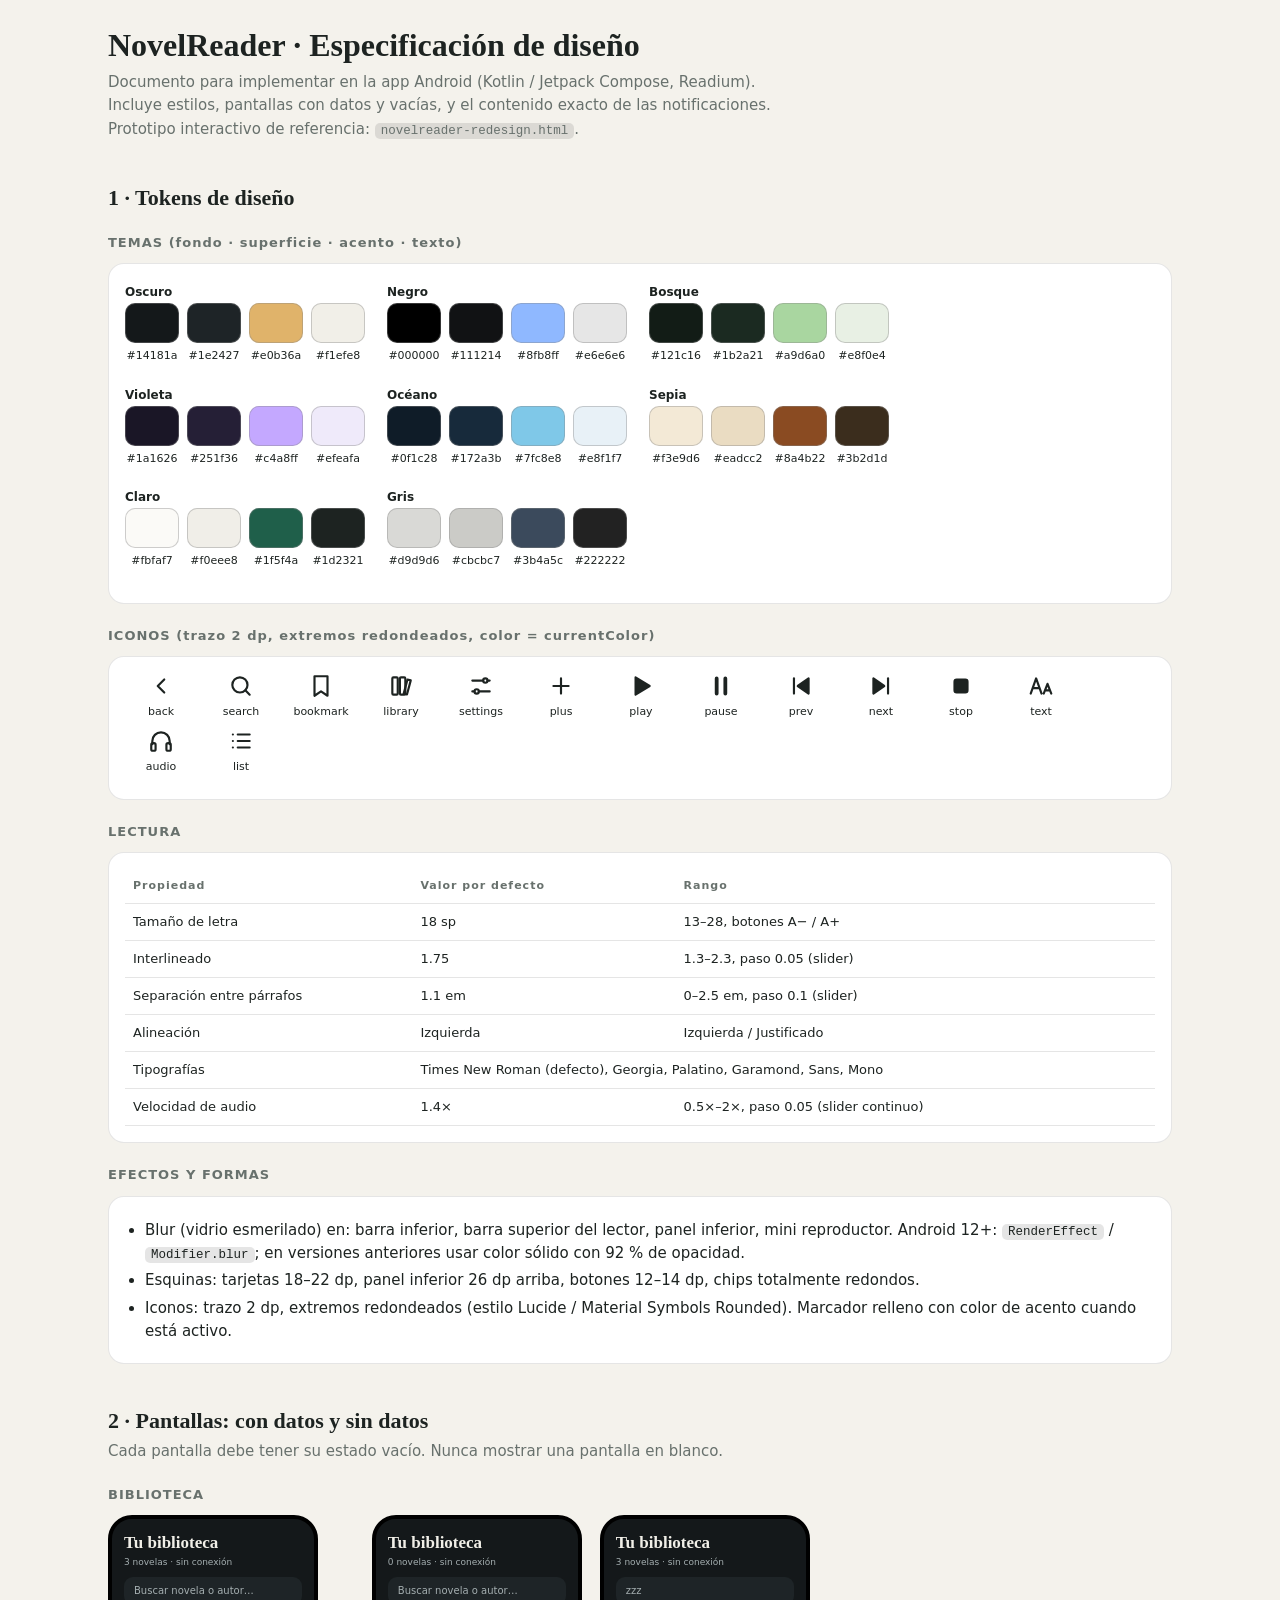
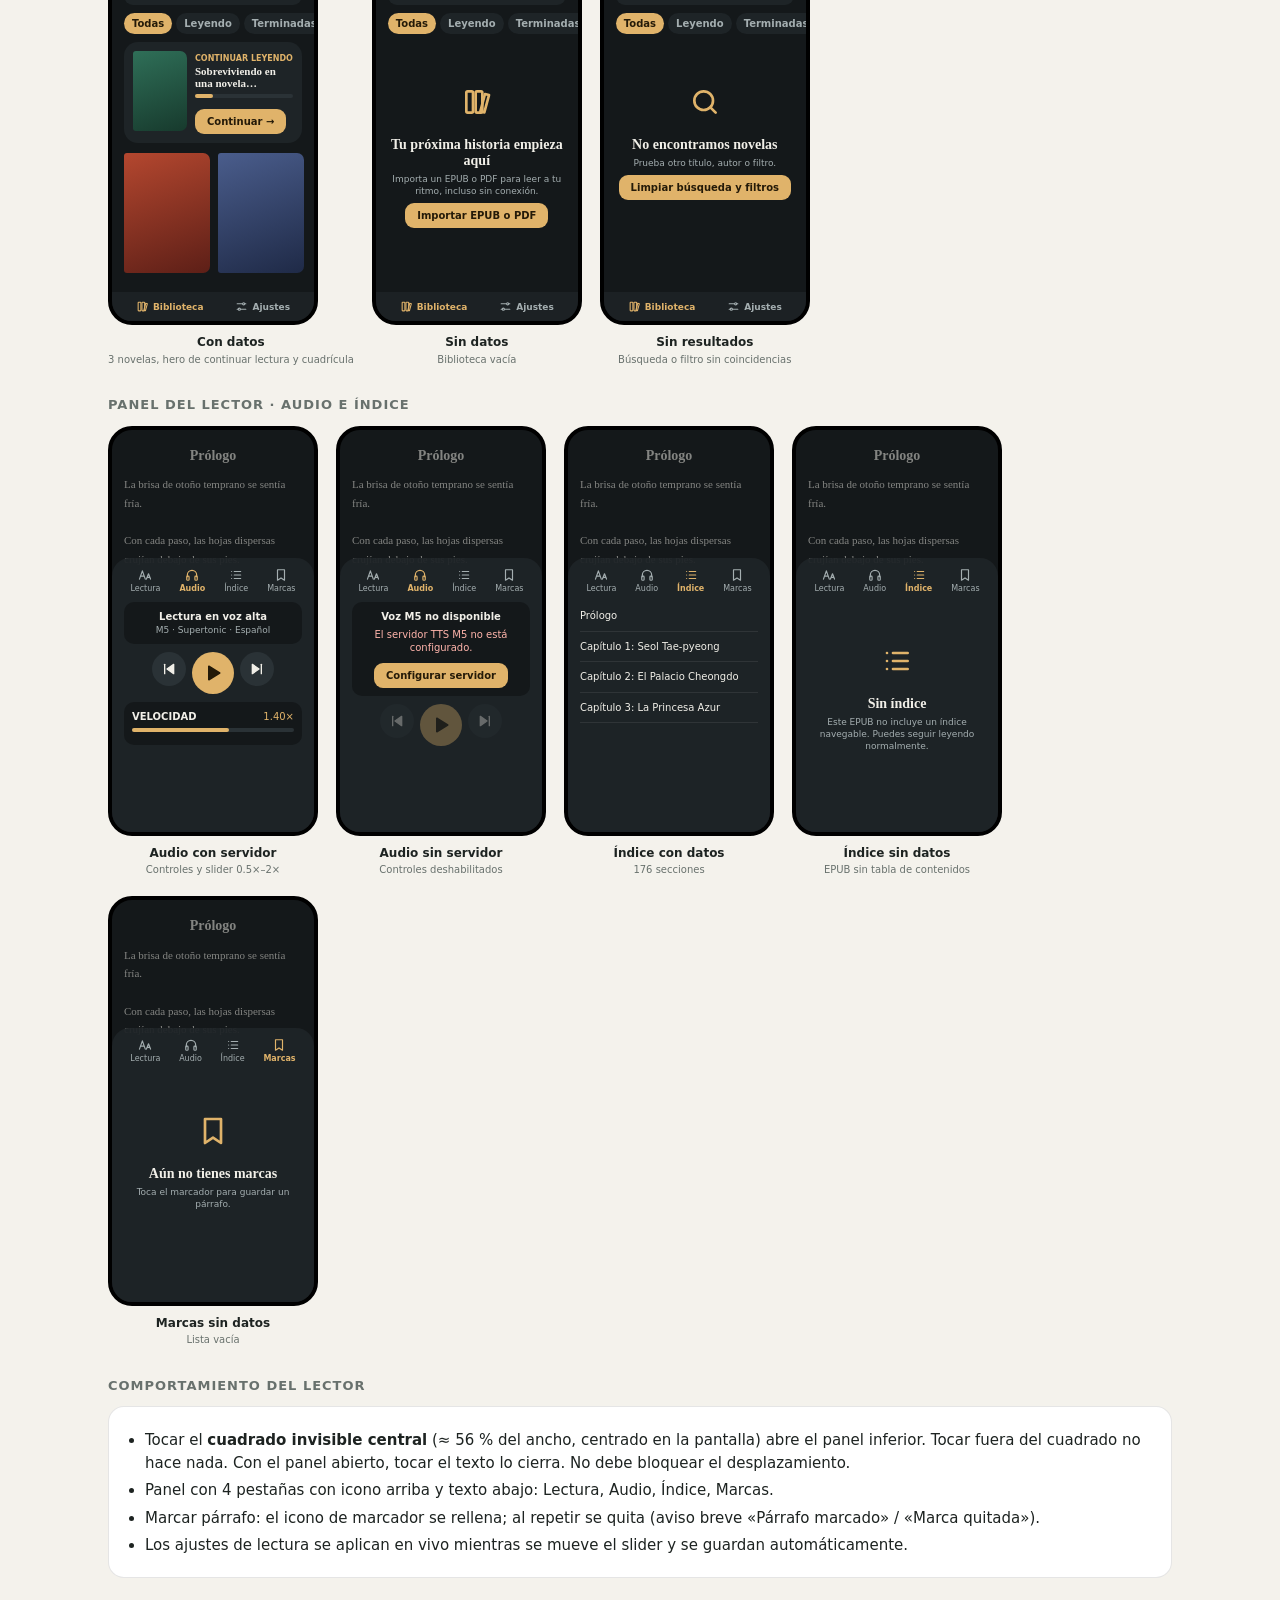
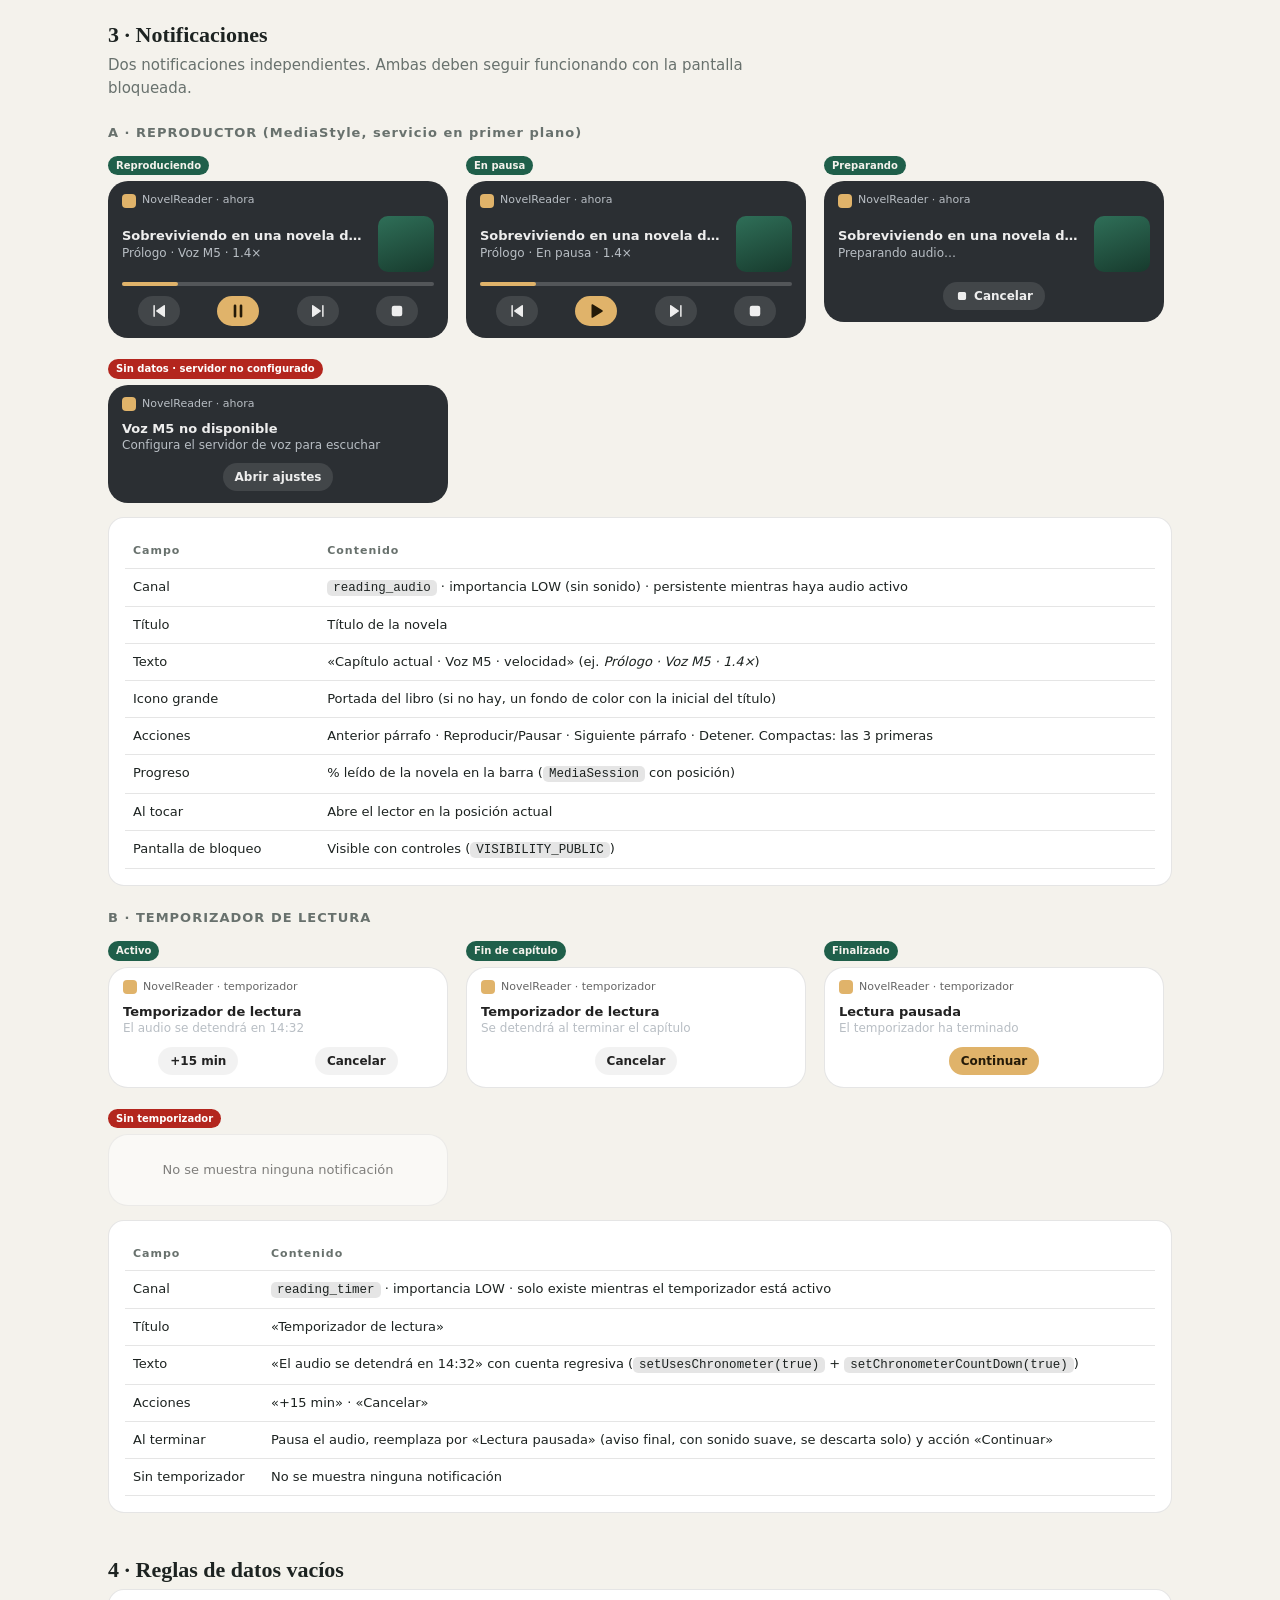
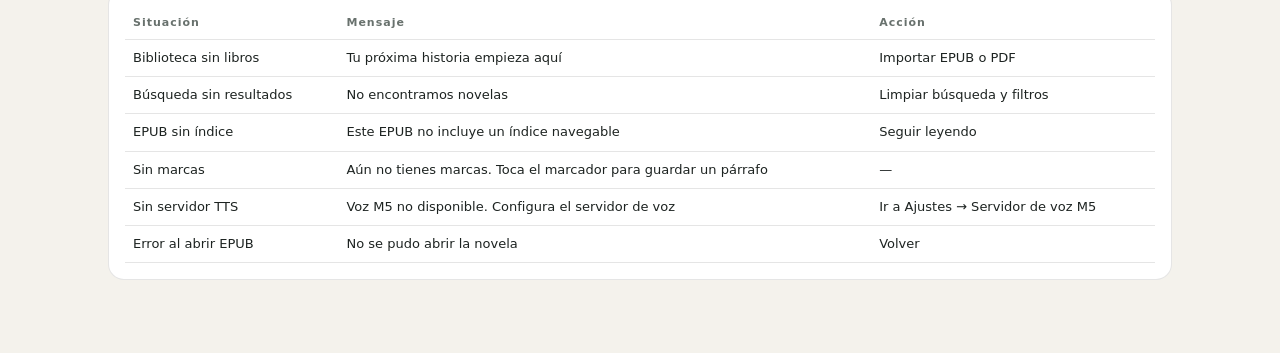
<file: design/NovelReader · Especificación de diseño.html>
<!doctype html>
<html lang="es">
<head>
<meta charset="utf-8">
<meta name="viewport" content="width=device-width, initial-scale=1, viewport-fit=cover">
<title>NovelReader · Especificación de diseño</title>
<style>
:root{box-sizing:border-box;padding-top:env(safe-area-inset-top,0px);padding-bottom:env(safe-area-inset-bottom,0px);--pg:#f4f2ec;--cd:#fff;--tx:#1d2321;--mu:#68716d;--ln:#0000001a;--ac:#1f5f4a}
@media(prefers-color-scheme:dark){:root:not([data-theme="light"]){--pg:#0e1211;--cd:#181e1c;--tx:#eceee9;--mu:#9aa5a0;--ln:#ffffff1a;--ac:#8fd0b0}}
:root[data-theme="dark"]{--pg:#0e1211;--cd:#181e1c;--tx:#eceee9;--mu:#9aa5a0;--ln:#ffffff1a;--ac:#8fd0b0}
*{box-sizing:border-box}
body{margin:0;background:var(--pg);color:var(--tx);font:15px/1.55 system-ui,Arial,sans-serif}
main{max-width:1100px;margin:auto;padding:28px 18px 80px}
h1{font:700 32px/1.1 Georgia,serif;margin:0 0 8px}h2{font:700 22px Georgia,serif;margin:44px 0 6px}h3{font-size:13px;letter-spacing:1px;color:var(--mu);margin:22px 0 10px}
p.l{color:var(--mu);margin:0 0 16px;max-width:70ch}
.box{background:var(--cd);border:1px solid var(--ln);border-radius:16px;padding:16px}
.row{display:flex;gap:18px;flex-wrap:wrap;align-items:flex-start}
.cap{font-size:12px;font-weight:700;margin:8px 0 0;text-align:center}.cap small{display:block;color:var(--mu);font-weight:400}
code{background:var(--ln);padding:1px 6px;border-radius:5px;font-size:12.5px}
table{width:100%;border-collapse:collapse;font-size:13px}td,th{text-align:left;padding:8px;border-bottom:1px solid var(--ln);vertical-align:top}th{color:var(--mu);font-size:11px;letter-spacing:1px}
.sw{display:inline-flex;flex-direction:column;align-items:center;gap:4px;font-size:11px;margin:0 8px 8px 0}.sw i{width:54px;height:40px;border-radius:10px;border:1px solid #8886}
.scroll{overflow-x:auto;padding-bottom:6px}
/* mini phone */
.ph{width:210px;height:410px;flex:none;border-radius:24px;border:4px solid #000;position:relative;overflow:hidden;background:#14181a;color:#f1efe8;font-size:10px;line-height:1.35;display:flex;flex-direction:column}
.ph .pad{padding:14px 12px;flex:1;overflow:hidden}
.ph h4{margin:0;font:700 17px Georgia,serif}.ph .mu{color:#a4aeb0;font-size:9px}
.ph .s{height:28px;border-radius:9px;background:#1e2427;margin:8px 0;padding:7px 10px;color:#a4aeb0}
.ph .ch{display:flex;gap:4px;margin-bottom:8px}.ph .ch b{padding:4px 8px;border-radius:12px;background:#1e2427;color:#a4aeb0;font-weight:600}.ph .ch b.on{background:#e0b36a;color:#241a08}
.ph .hero{display:flex;gap:8px;padding:9px;border-radius:14px;background:#1e2427;margin-bottom:10px}
.cv{border-radius:3px 7px 7px 3px;flex:none}
.ph .bar{height:4px;border-radius:2px;background:#2a3236;margin:5px 0}.ph .bar i{display:block;height:100%;background:#e0b36a;border-radius:2px}
.ph .btn{display:inline-block;padding:6px 12px;border-radius:9px;background:#e0b36a;color:#241a08;font-weight:700;margin-top:6px}
.ph .nav{display:flex;justify-content:space-around;padding:8px;background:#1e2427cc;color:#a4aeb0;font-size:9px;font-weight:700}
.ph .emp{text-align:center;padding-top:44px}.ph .emp .ic{font-size:30px;color:#e0b36a}.ph .emp h5{font:700 14px Georgia,serif;margin:8px 0 4px}
.ph .sh{position:absolute;left:0;right:0;bottom:0;height:68%;border-radius:18px 18px 0 0;background:#1e2427ee;padding:10px 12px}
.ph .grp{background:#14181a;border-radius:10px;padding:8px;margin-top:7px}
.ph .tb{display:flex;gap:6px;justify-content:center;margin:8px 0}.ph .tb b{width:34px;height:34px;border-radius:17px;background:#2a3236;display:grid;place-items:center;font-size:12px}.ph .tb b.p{background:#e0b36a;color:#241a08;width:42px;height:42px;border-radius:21px}
.ph .it{padding:8px 0;border-bottom:1px solid #ffffff14}
.err{color:#ffb4ab}
/* notifications */
.nt{width:340px;max-width:100%;border-radius:20px;background:#2b2f33;color:#eee;padding:12px 14px;font-size:13px;line-height:1.35}
.nt.light{background:#fff;color:#222;border:1px solid var(--ln)}
.nt .hd{display:flex;gap:6px;align-items:center;font-size:11px;color:#b8bec4;margin-bottom:8px}.nt.light .hd{color:#666}
.nt .dot{width:14px;height:14px;border-radius:4px;background:#e0b36a}
.nt .bd{display:flex;gap:12px;align-items:center}.nt .bd .t{flex:1;min-width:0}.nt b{display:block;white-space:nowrap;overflow:hidden;text-overflow:ellipsis}.nt .sm{color:#b8bec4;font-size:12px}
.nt .lg{width:56px;height:56px;border-radius:10px;flex:none}
.nt .pr{height:4px;border-radius:2px;background:#ffffff30;margin:10px 0 2px}.nt .pr i{display:block;height:100%;background:#e0b36a;border-radius:2px}
.nt .ac{display:flex;gap:6px;justify-content:space-around;margin-top:10px}
.nt .ac span{padding:6px 12px;border-radius:16px;background:#ffffff1c;font-weight:700;font-size:12px}.nt.light .ac span{background:#0000000d}
.nt .ac span.big{background:#e0b36a;color:#241a08}
.pill{display:inline-block;font-size:10px;font-weight:700;padding:2px 8px;border-radius:10px;background:var(--ac);color:var(--pg);margin-bottom:6px}
.pill.no{background:#b3261e;color:#fff}
ul{margin:6px 0 0;padding-left:20px}li{margin:4px 0}
.nt .ac span{display:inline-flex;align-items:center;gap:5px}.ph .nav span{display:flex;align-items:center;gap:4px}.ph .tb b svg{display:block}
</style>
</head>
<body>
<main>
<h1>NovelReader · Especificación de diseño</h1>
<p class="l">Documento para implementar en la app Android (Kotlin / Jetpack Compose, Readium). Incluye estilos, pantallas con datos y vacías, y el contenido exacto de las notificaciones. Prototipo interactivo de referencia: <code>novelreader-redesign.html</code>.</p>

<h2>1 · Tokens de diseño</h2>
<h3>TEMAS (fondo · superficie · acento · texto)</h3>
<div class="box" id="themes"></div>
<h3>ICONOS (trazo 2 dp, extremos redondeados, color = currentColor)</h3>
<div class="box" id="icons"></div>
<h3>LECTURA</h3>
<div class="box"><table>
<tr><th>Propiedad</th><th>Valor por defecto</th><th>Rango</th></tr>
<tr><td>Tamaño de letra</td><td>18 sp</td><td>13–28, botones A− / A+</td></tr>
<tr><td>Interlineado</td><td>1.75</td><td>1.3–2.3, paso 0.05 (slider)</td></tr>
<tr><td>Separación entre párrafos</td><td>1.1 em</td><td>0–2.5 em, paso 0.1 (slider)</td></tr>
<tr><td>Alineación</td><td>Izquierda</td><td>Izquierda / Justificado</td></tr>
<tr><td>Tipografías</td><td colspan="2">Times New Roman (defecto), Georgia, Palatino, Garamond, Sans, Mono</td></tr>
<tr><td>Velocidad de audio</td><td>1.4×</td><td>0.5×–2×, paso 0.05 (slider continuo)</td></tr>
</table></div>
<h3>EFECTOS Y FORMAS</h3>
<div class="box"><ul>
<li>Blur (vidrio esmerilado) en: barra inferior, barra superior del lector, panel inferior, mini reproductor. Android 12+: <code>RenderEffect</code> / <code>Modifier.blur</code>; en versiones anteriores usar color sólido con 92 % de opacidad.</li>
<li>Esquinas: tarjetas 18–22 dp, panel inferior 26 dp arriba, botones 12–14 dp, chips totalmente redondos.</li>
<li>Iconos: trazo 2 dp, extremos redondeados (estilo Lucide / Material Symbols Rounded). Marcador relleno con color de acento cuando está activo.</li>
</ul></div>

<h2>2 · Pantallas: con datos y sin datos</h2>
<p class="l">Cada pantalla debe tener su estado vacío. Nunca mostrar una pantalla en blanco.</p>
<h3>BIBLIOTECA</h3>
<div class="row scroll" id="lib"></div>
<h3>PANEL DEL LECTOR · AUDIO E ÍNDICE</h3>
<div class="row scroll" id="rd"></div>
<h3>COMPORTAMIENTO DEL LECTOR</h3>
<div class="box"><ul>
<li>Tocar el <b>cuadrado invisible central</b> (≈ 56 % del ancho, centrado en la pantalla) abre el panel inferior. Tocar fuera del cuadrado no hace nada. Con el panel abierto, tocar el texto lo cierra. No debe bloquear el desplazamiento.</li>
<li>Panel con 4 pestañas con icono arriba y texto abajo: Lectura, Audio, Índice, Marcas.</li>
<li>Marcar párrafo: el icono de marcador se rellena; al repetir se quita (aviso breve «Párrafo marcado» / «Marca quitada»).</li>
<li>Los ajustes de lectura se aplican en vivo mientras se mueve el slider y se guardan automáticamente.</li>
</ul></div>

<h2>3 · Notificaciones</h2>
<p class="l">Dos notificaciones independientes. Ambas deben seguir funcionando con la pantalla bloqueada.</p>

<h3>A · REPRODUCTOR (MediaStyle, servicio en primer plano)</h3>
<div class="row" id="np"></div>
<div class="box" style="margin-top:14px"><table>
<tr><th>Campo</th><th>Contenido</th></tr>
<tr><td>Canal</td><td><code>reading_audio</code> · importancia LOW (sin sonido) · persistente mientras haya audio activo</td></tr>
<tr><td>Título</td><td>Título de la novela</td></tr>
<tr><td>Texto</td><td>«Capítulo actual · Voz M5 · velocidad» (ej. <i>Prólogo · Voz M5 · 1.4×</i>)</td></tr>
<tr><td>Icono grande</td><td>Portada del libro (si no hay, un fondo de color con la inicial del título)</td></tr>
<tr><td>Acciones</td><td>Anterior párrafo · Reproducir/Pausar · Siguiente párrafo · Detener. Compactas: las 3 primeras</td></tr>
<tr><td>Progreso</td><td>% leído de la novela en la barra (<code>MediaSession</code> con posición)</td></tr>
<tr><td>Al tocar</td><td>Abre el lector en la posición actual</td></tr>
<tr><td>Pantalla de bloqueo</td><td>Visible con controles (<code>VISIBILITY_PUBLIC</code>)</td></tr>
</table></div>

<h3>B · TEMPORIZADOR DE LECTURA</h3>
<div class="row" id="nt"></div>
<div class="box" style="margin-top:14px"><table>
<tr><th>Campo</th><th>Contenido</th></tr>
<tr><td>Canal</td><td><code>reading_timer</code> · importancia LOW · solo existe mientras el temporizador está activo</td></tr>
<tr><td>Título</td><td>«Temporizador de lectura»</td></tr>
<tr><td>Texto</td><td>«El audio se detendrá en 14:32» con cuenta regresiva (<code>setUsesChronometer(true)</code> + <code>setChronometerCountDown(true)</code>)</td></tr>
<tr><td>Acciones</td><td>«+15 min» · «Cancelar»</td></tr>
<tr><td>Al terminar</td><td>Pausa el audio, reemplaza por «Lectura pausada» (aviso final, con sonido suave, se descarta solo) y acción «Continuar»</td></tr>
<tr><td>Sin temporizador</td><td>No se muestra ninguna notificación</td></tr>
</table></div>

<h2>4 · Reglas de datos vacíos</h2>
<div class="box"><table>
<tr><th>Situación</th><th>Mensaje</th><th>Acción</th></tr>
<tr><td>Biblioteca sin libros</td><td>Tu próxima historia empieza aquí</td><td>Importar EPUB o PDF</td></tr>
<tr><td>Búsqueda sin resultados</td><td>No encontramos novelas</td><td>Limpiar búsqueda y filtros</td></tr>
<tr><td>EPUB sin índice</td><td>Este EPUB no incluye un índice navegable</td><td>Seguir leyendo</td></tr>
<tr><td>Sin marcas</td><td>Aún no tienes marcas. Toca el marcador para guardar un párrafo</td><td>—</td></tr>
<tr><td>Sin servidor TTS</td><td>Voz M5 no disponible. Configura el servidor de voz</td><td>Ir a Ajustes → Servidor de voz M5</td></tr>
<tr><td>Error al abrir EPUB</td><td>No se pudo abrir la novela</td><td>Volver</td></tr>
</table></div>
</main>
<script>
const $=id=>document.getElementById(id);
const P={back:'<path d="M15 18l-6-6 6-6"/>',search:'<circle cx="11" cy="11" r="7"/><path d="M20 20l-4-4"/>',bookmark:'<path d="M6 3h12v18l-6-4-6 4z"/>',library:'<rect x="4" y="4" width="5" height="16" rx="1"/><rect x="11" y="4" width="5" height="16" rx="1"/><path d="M18 6l3 .8-3.5 13-3-.8z"/>',settings:'<path d="M4 7h10M18 7h2M4 17h2M10 17h10"/><circle cx="16" cy="7" r="2"/><circle cx="8" cy="17" r="2"/>',plus:'<path d="M12 5v14M5 12h14"/>',play:'<path d="M7 4l13 8-13 8z" fill="currentColor"/>',pause:'<path d="M8 5v14M16 5v14" stroke-width="3.5"/>',prev:'<path d="M19 5v14l-10-7z" fill="currentColor"/><path d="M5.5 5v14"/>',next:'<path d="M5 5v14l10-7z" fill="currentColor"/><path d="M18.5 5v14"/>',stop:'<rect x="6" y="6" width="12" height="12" rx="2" fill="currentColor"/>',text:'<path d="M2.5 19l5-14 5 14M4.5 14h6M14.5 19l3.5-9 3.5 9M15.8 16h4.4"/>',audio:'<path d="M4 15v-3a8 8 0 0116 0v3"/><rect x="3" y="14" width="4" height="7" rx="1.5"/><rect x="17" y="14" width="4" height="7" rx="1.5"/>',list:'<path d="M9 6h11M9 12h11M9 18h11M4.5 6h.01M4.5 12h.01M4.5 18h.01"/>'};
const I=(n,z=16)=>`<svg width="${z}" height="${z}" viewBox="0 0 24 24" fill="none" stroke="currentColor" stroke-width="2" stroke-linecap="round" stroke-linejoin="round" aria-hidden="true">${P[n]}</svg>`;
$('icons').innerHTML=Object.keys(P).map(k=>`<span class="sw" style="width:72px;color:var(--tx)">${I(k,26)}${k}</span>`).join('');
const TH=[['Oscuro','#14181a','#1e2427','#e0b36a','#f1efe8'],['Negro','#000000','#111214','#8fb8ff','#e6e6e6'],['Bosque','#121c16','#1b2a21','#a9d6a0','#e8f0e4'],['Violeta','#1a1626','#251f36','#c4a8ff','#efeafa'],['Océano','#0f1c28','#172a3b','#7fc8e8','#e8f1f7'],['Sepia','#f3e9d6','#eadcc2','#8a4b22','#3b2d1d'],['Claro','#fbfaf7','#f0eee8','#1f5f4a','#1d2321'],['Gris','#d9d9d6','#cbcbc7','#3b4a5c','#222222']];
$('themes').innerHTML=TH.map(t=>`<div style="display:inline-block;margin:0 14px 10px 0;vertical-align:top"><b style="font-size:12px">${t[0]}</b><div>${t.slice(1).map(c=>`<span class="sw"><i style="background:${c}"></i>${c}</span>`).join('')}</div></div>`).join('');
const cv=(w,h,c)=>`<div class="cv" style="width:${w}px;height:${h}px;background:${c}"></div>`;
const G='linear-gradient(160deg,#2f6f58,#173a2d)',R='linear-gradient(160deg,#b4472f,#5d1f17)',BL='linear-gradient(160deg,#4a5d8c,#1f2a47)';
const nav=`<div class="nav"><span style="color:#e0b36a">${I('library',13)}Biblioteca</span><span>${I('settings',13)}Ajustes</span></div>`;
const head=(n,q='')=>`<h4>Tu biblioteca</h4><div class="mu" style="margin:3px 0 8px">${n} novelas · sin conexión</div><div class="s">${q||'Buscar novela o autor…'}</div><div class="ch"><b class="on">Todas</b><b>Leyendo</b><b>Terminadas</b></div>`;
const ph=(body,cap,sub)=>`<div><div class="ph">${body}</div><div class="cap">${cap}<small>${sub}</small></div></div>`;
const emp=(ic,t,p,b)=>`<div class="emp"><div class="ic">${ic}</div><h5>${t}</h5><div class="mu">${p}</div>${b?`<div class="btn">${b}</div>`:''}</div>`;
$('lib').innerHTML=
 ph(`<div class="pad">${head(3)}<div class="hero">${cv(54,80,G)}<div><b style="color:#e0b36a;font-size:8px">CONTINUAR LEYENDO</b><div style="font:700 11px Georgia">Sobreviviendo en una novela…</div><div class="bar"><i style="width:18%"></i></div><span class="btn">Continuar →</span></div></div><div style="display:flex;gap:8px">${cv(86,120,R)}${cv(86,120,BL)}</div></div>${nav}`,'Con datos','3 novelas, hero de continuar lectura y cuadrícula')+
 ph(`<div class="pad">${head(0)}${emp(I('library',32),'Tu próxima historia empieza aquí','Importa un EPUB o PDF para leer a tu ritmo, incluso sin conexión.','Importar EPUB o PDF')}</div>${nav}`,'Sin datos','Biblioteca vacía')+
 ph(`<div class="pad">${head(3,'zzz')}${emp(I('search',32),'No encontramos novelas','Prueba otro título, autor o filtro.','Limpiar búsqueda y filtros')}</div>${nav}`,'Sin resultados','Búsqueda o filtro sin coincidencias');
const rdBase=`<div class="pad" style="font:11px/1.7 Georgia,serif;opacity:.5"><div style="text-align:center;font-weight:700;font-size:14px;margin-bottom:8px">Prólogo</div>La brisa de otoño temprano se sentía fría.<br><br>Con cada paso, las hojas dispersas crujían debajo de sus pies.</div>`;
const tabs=a=>`<div class="tb" style="gap:6px;margin:0 0 6px;justify-content:space-around">${[['Lectura','text'],['Audio','audio'],['Índice','list'],['Marcas','bookmark']].map(([x,i])=>`<span style="display:flex;flex-direction:column;align-items:center;gap:2px;font-size:8px;color:${x===a?'#e0b36a':'#a4aeb0'};font-weight:${x===a?700:400}">${I(i,14)}${x}</span>`).join('')}</div>`;
$('rd').innerHTML=
 ph(`${rdBase}<div class="sh">${tabs('Audio')}<div class="grp" style="text-align:center"><b>Lectura en voz alta</b><div class="mu">M5 · Supertonic · Español</div></div><div class="tb"><b>${I('prev',16)}</b><b class="p">${I('play',20)}</b><b>${I('next',16)}</b></div><div class="grp"><div style="display:flex;justify-content:space-between"><b>VELOCIDAD</b><span style="color:#e0b36a">1.40×</span></div><div class="bar"><i style="width:60%"></i></div></div></div>`,'Audio con servidor','Controles y slider 0.5×–2×')+
 ph(`${rdBase}<div class="sh">${tabs('Audio')}<div class="grp" style="text-align:center"><b>Voz M5 no disponible</b><div class="err" style="margin-top:4px">El servidor TTS M5 no está configurado.</div><div class="btn" style="margin-top:8px">Configurar servidor</div></div><div class="tb" style="opacity:.35"><b>${I('prev',16)}</b><b class="p">${I('play',20)}</b><b>${I('next',16)}</b></div></div>`,'Audio sin servidor','Controles deshabilitados')+
 ph(`${rdBase}<div class="sh">${tabs('Índice')}${['Prólogo','Capítulo 1: Seol Tae-pyeong','Capítulo 2: El Palacio Cheongdo','Capítulo 3: La Princesa Azur'].map(c=>`<div class="it">${c}</div>`).join('')}</div>`,'Índice con datos','176 secciones')+
 ph(`${rdBase}<div class="sh">${tabs('Índice')}${emp(I('list',32),'Sin índice','Este EPUB no incluye un índice navegable. Puedes seguir leyendo normalmente.','')}</div>`,'Índice sin datos','EPUB sin tabla de contenidos')+
 ph(`${rdBase}<div class="sh">${tabs('Marcas')}${emp(I('bookmark',32),'Aún no tienes marcas','Toca el marcador para guardar un párrafo.','')}</div>`,'Marcas sin datos','Lista vacía');
const hd=(t)=>`<div class="hd"><span class="dot"></span>NovelReader · ${t}</div>`;
const acts=a=>`<div class="ac">${a.map(x=>`<span class="${x[1]||''}">${x[0]}</span>`).join('')}</div>`;
const pl=(state,sub,pr,a,extra='')=>`<div><span class="pill ${extra}">${state}</span><div class="nt">${hd('ahora')}<div class="bd"><div class="t"><b>Sobreviviendo en una novela de fantasía romántica</b><div class="sm">${sub}</div></div>${cv(56,56,G).replace('class="cv"','class="lg"')}</div>${pr?`<div class="pr"><i style="width:${pr}%"></i></div>`:''}${acts(a)}</div></div>`;
$('np').innerHTML=
 pl('Reproduciendo','Prólogo · Voz M5 · 1.4×',18,[[I('prev',18)],[I('pause',18),'big'],[I('next',18)],[I('stop',18)]])+
 pl('En pausa','Prólogo · En pausa · 1.4×',18,[[I('prev',18)],[I('play',18),'big'],[I('next',18)],[I('stop',18)]])+
 pl('Preparando','Preparando audio…',0,[[I('stop',14)+'Cancelar']])+
 `<div><span class="pill no">Sin datos · servidor no configurado</span><div class="nt">${hd('ahora')}<div class="bd"><div class="t"><b>Voz M5 no disponible</b><div class="sm">Configura el servidor de voz para escuchar</div></div></div>${acts([['Abrir ajustes']])}</div></div>`;
const tm=(state,t,s,a,x='')=>`<div><span class="pill ${x}">${state}</span><div class="nt light">${hd('temporizador')}<div class="bd"><div class="t"><b>${t}</b><div class="sm">${s}</div></div></div>${acts(a)}</div></div>`;
$('nt').innerHTML=
 tm('Activo','Temporizador de lectura','El audio se detendrá en 14:32',[['+15 min'],['Cancelar']])+
 tm('Fin de capítulo','Temporizador de lectura','Se detendrá al terminar el capítulo',[['Cancelar']])+
 tm('Finalizado','Lectura pausada','El temporizador ha terminado',[['Continuar','big']])+
 `<div><span class="pill no">Sin temporizador</span><div class="nt light" style="opacity:.55;text-align:center;padding:26px 14px">No se muestra ninguna notificación</div></div>`;
</script>
</body>
</html>
</file>
